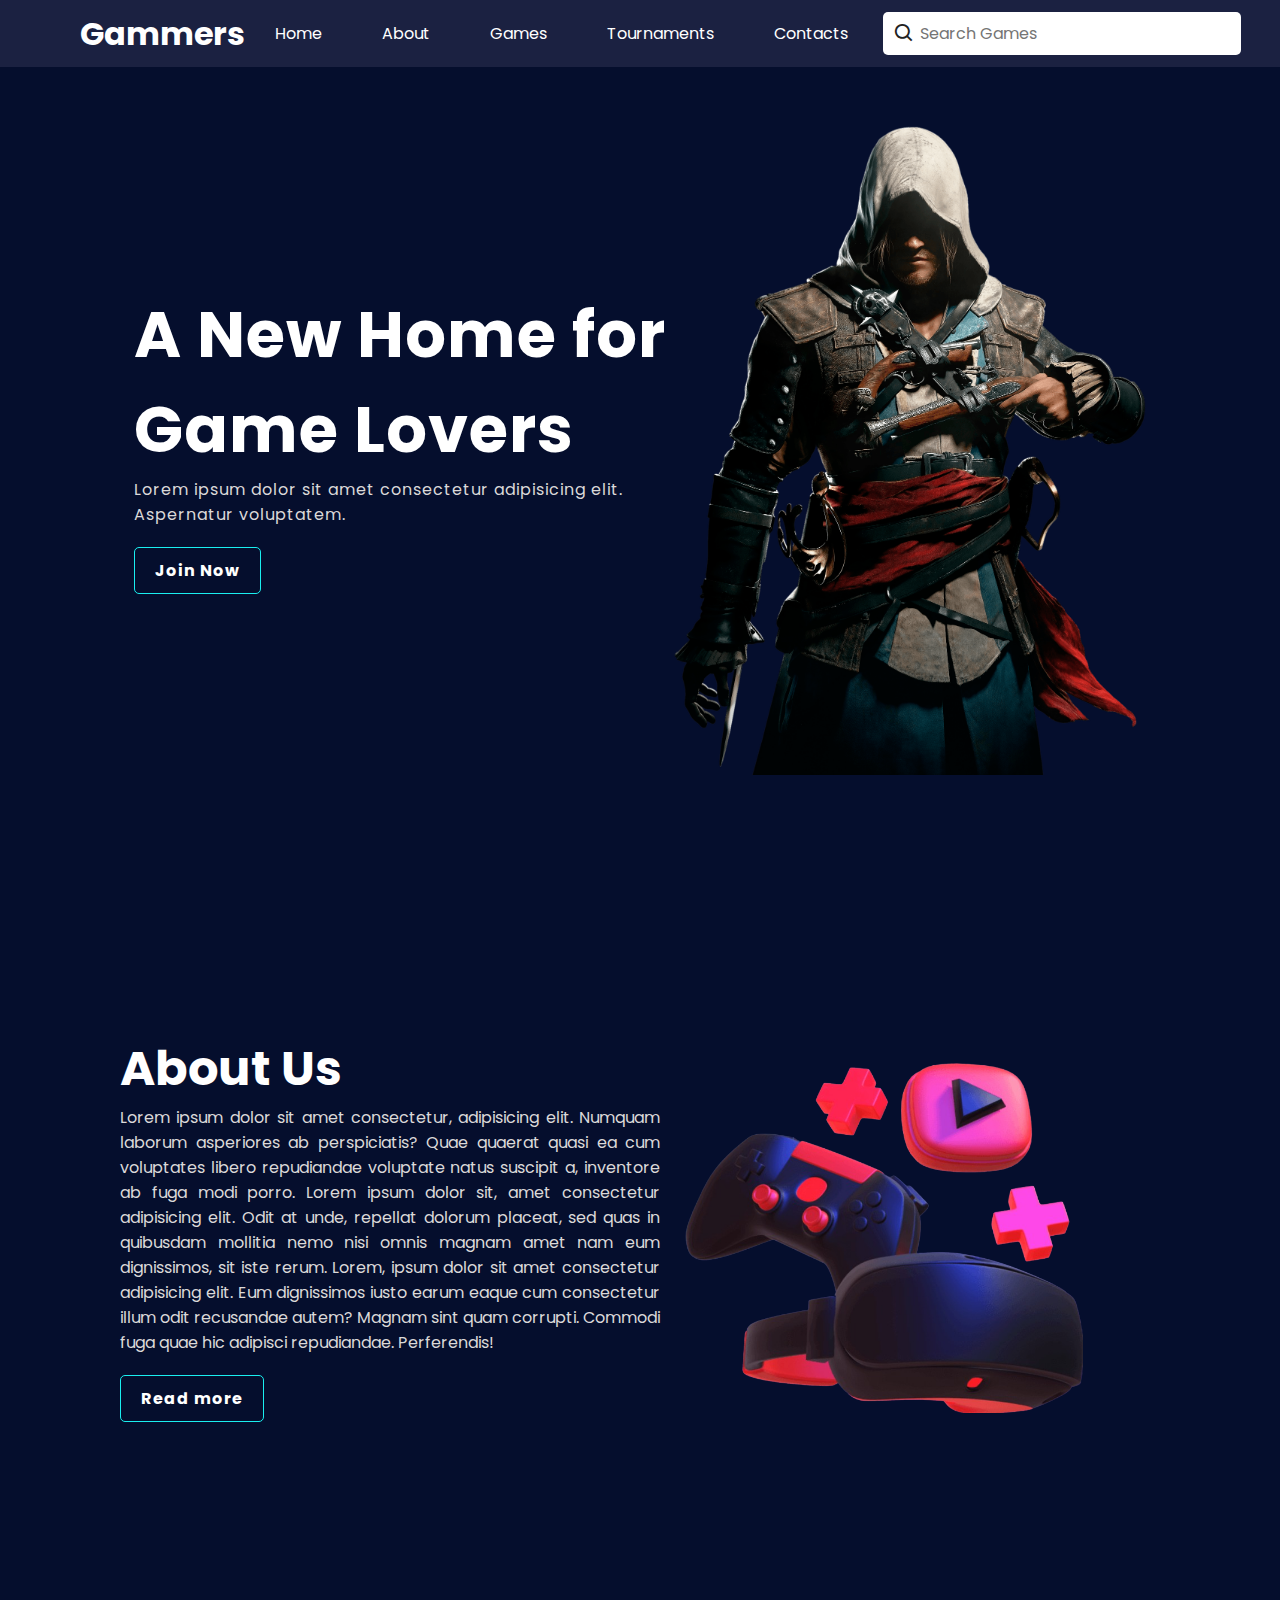
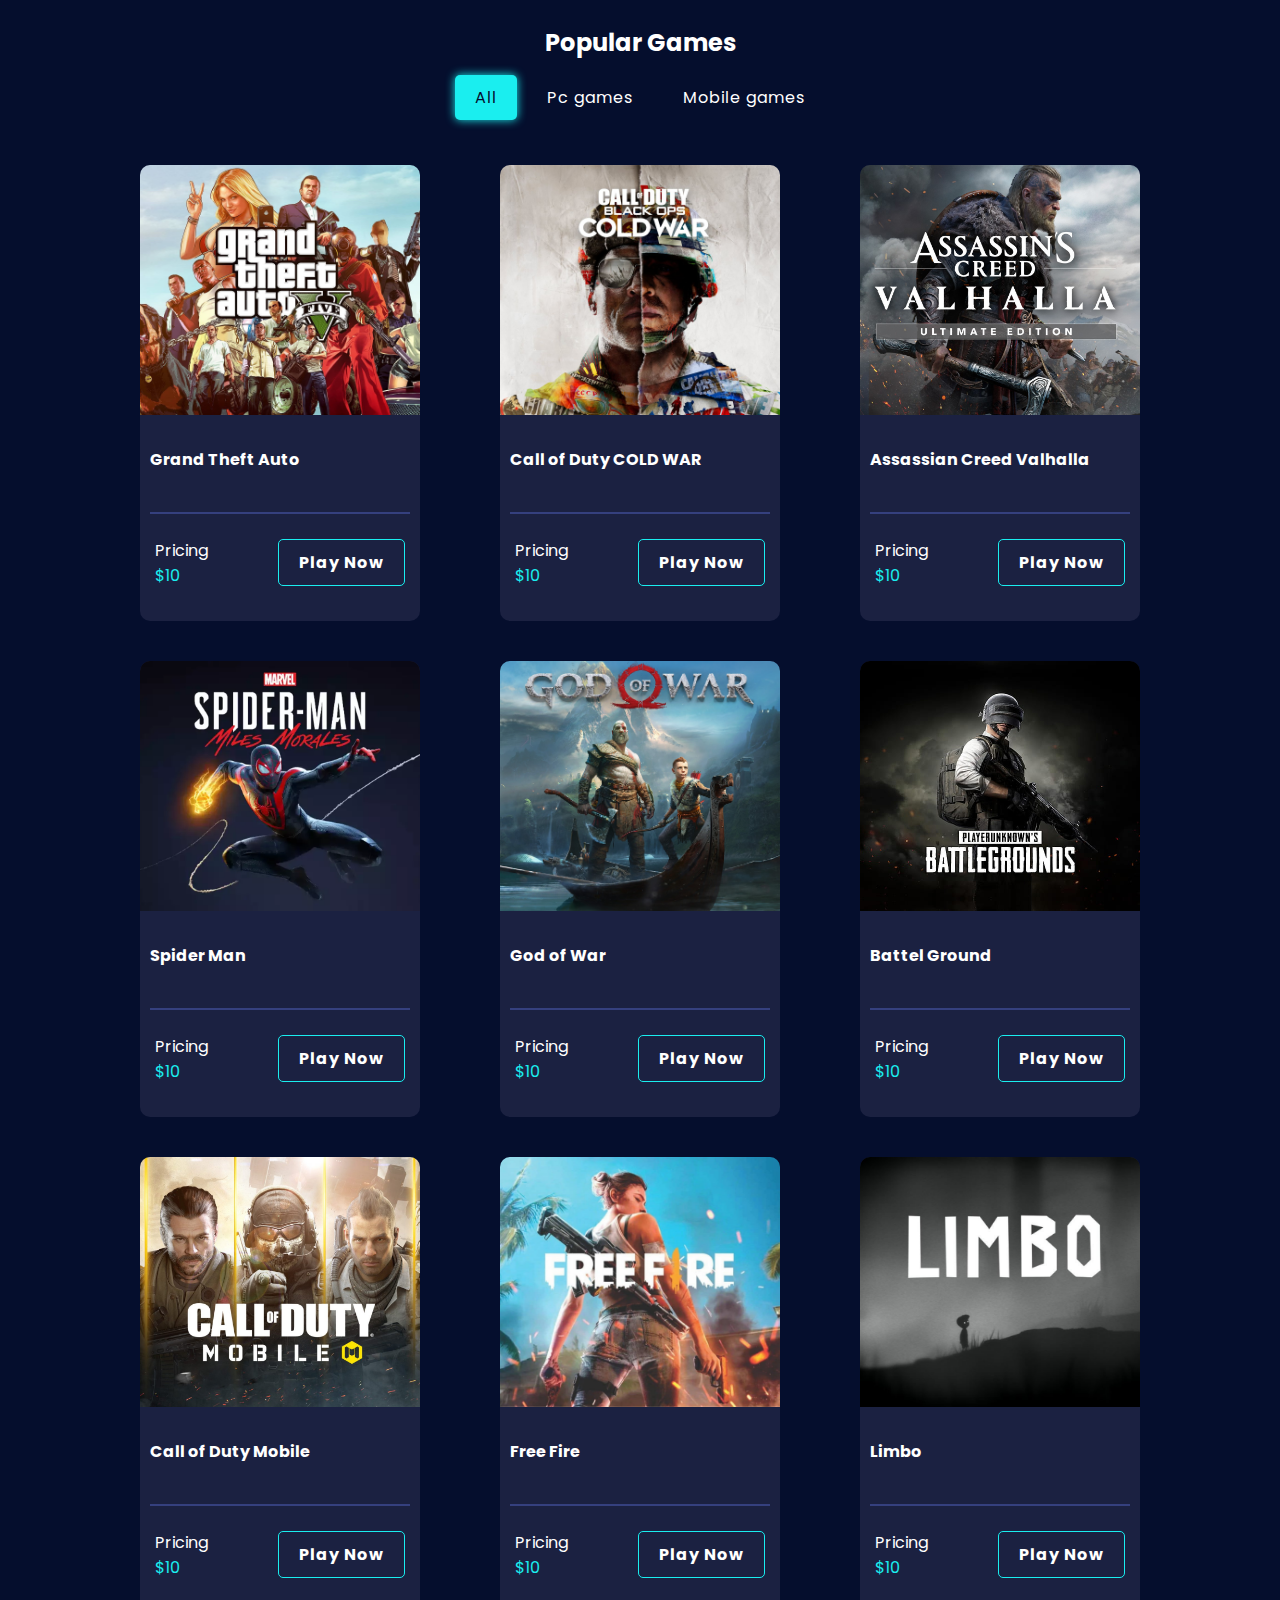
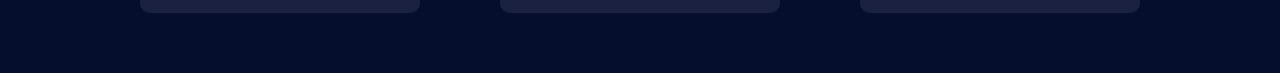
<file: Project/gaming UI/index.html>
<!DOCTYPE html>
<html lang="en">

<head>
    <meta charset="UTF-8">
    <meta name="viewport" content="width=device-width, initial-scale=1.0">
    <title>Document</title>
    <link href='https://unpkg.com/boxicons@2.1.4/css/boxicons.min.css' rel='stylesheet'>
    <link rel="stylesheet" href="game.css">
</head>

<body>
    <header>
        <a href="#" class="logo">Gammers</a>
        <ul class="nav">
            <li><a href="#">Home</a></li>
            <li><a href="#">About</a></li>
            <li><a href="#">Games</a></li>
            <li><a href="#">Tournaments</a></li>
            <li><a href="#">Contacts</a></li>
        </ul>
        <div class="action">
            <div class="searchbx">
                <a href="#"><i class="bx bx-search"></i></a>
                <input type="text" placeholder="Search Games">
            </div>
        </div>
        <div class="togglemenu">

        </div>
    </header>

    <!-- Home Banner -->

    <div class="banner">
        <div class="bg">
            <div class="content">
                <h2>A New Home for <br>Game Lovers</h2>
                <p>Lorem ipsum dolor sit amet consectetur adipisicing elit. Aspernatur voluptatem.</p>
                <a href="#" class="btn">Join Now</a>
            </div>
            <img src="images/assassion.png" alt="" height="650px">
        </div>
    </div>

    <!-- About -->

    <div class="about">
        <div class="contentbx">
            <h2>About Us</h2>
            <p>Lorem ipsum dolor sit amet consectetur, adipisicing elit. Numquam laborum asperiores ab perspiciatis?
                Quae quaerat quasi ea cum voluptates libero repudiandae voluptate natus suscipit a, inventore ab fuga
                modi porro. Lorem ipsum dolor sit, amet consectetur adipisicing elit. Odit at unde, repellat dolorum
                placeat, sed quas in quibusdam mollitia nemo nisi omnis magnam amet nam eum dignissimos, sit iste rerum.
                Lorem, ipsum dolor sit amet consectetur adipisicing elit. Eum dignissimos iusto earum eaque cum
                consectetur illum odit recusandae autem? Magnam sint quam corrupti. Commodi fuga quae hic adipisci
                repudiandae. Perferendis!
            </p>
            <a href="#">Read more</a>
        </div>
        <img src="images/cansole.png" alt="" >
    </div>

    <div class="games">
        <h2>Popular Games</h2>
        <ul>
            <li class="list active">All</li>
            <li class="list">Pc games</li>
            <li class="list">Mobile games</li>
        </ul>
        <div class="cardbx">
            <div class="card" data-item="Pc">
                <img src="images/game1.jpg" alt="">
                <div class="content">
                    <h4>Grand Theft Auto</h4>
                    <div class="progress-line"><span></span></div>
                    <div class="info">
                        <p>Pricing<br><span>$10</span></p>
                        <a href="#">Play Now</a>
                    </div>
                </div>
            </div>
            <div class="card" data-item="Pc">
                <img src="images/game2.jpeg" alt="">
                <div class="content">
                    <h4>Call of Duty COLD WAR</h4>
                    <div class="progress-line"><span></span></div>
                    <div class="info">
                        <p>Pricing<br><span>$10</span></p>
                        <a href="#">Play Now</a>
                    </div>
                </div>
            </div>
            <div class="card" data-item="Pc">
                <img src="images/game3.jpg" alt="">
                <div class="content">
                    <h4>Assassian Creed Valhalla</h4>
                    <div class="progress-line"><span></span></div>
                    <div class="info">
                        <p>Pricing<br><span>$10</span></p>
                        <a href="#">Play Now</a>
                    </div>
                </div>
            </div>
            <div class="card" data-item="Pc">
                <img src="images/game4.webp" alt="">
                <div class="content">
                    <h4>Spider Man</h4>
                    <div class="progress-line"><span></span></div>
                    <div class="info">
                        <p>Pricing<br><span>$10</span></p>
                        <a href="#">Play Now</a>
                    </div>
                </div>
            </div>
            <div class="card" data-item="Pc">
                <img src="images/game5.jpeg" alt="">
                <div class="content">
                    <h4>God of War</h4>
                    <div class="progress-line"><span></span></div>
                    <div class="info">
                        <p>Pricing<br><span>$10</span></p>
                        <a href="#">Play Now</a>
                    </div>
                </div>
            </div>
            <div class="card" data-item="Pc">
                <img src="images/game6.jpg" alt="">
                <div class="content">
                    <h4>Battel Ground</h4>
                    <div class="progress-line"><span></span></div>
                    <div class="info">
                        <p>Pricing<br><span>$10</span></p>
                        <a href="#">Play Now</a>
                    </div>
                </div>
            </div>
            <div class="card" data-item="Pc">
                <img src="images/game7.jpg" alt="">
                <div class="content">
                    <h4>Call of Duty Mobile</h4>
                    <div class="progress-line"><span></span></div>
                    <div class="info">
                        <p>Pricing<br><span>$10</span></p>
                        <a href="#">Play Now</a>
                    </div>
                </div>
            </div>
            <div class="card" data-item="Pc">
                <img src="images/game8.jpg" alt="">
                <div class="content">
                    <h4>Free Fire</h4>
                    <div class="progress-line"><span></span></div>
                    <div class="info">
                        <p>Pricing<br><span>$10</span></p>
                        <a href="#">Play Now</a>
                    </div>
                </div>
            </div>
            <div class="card" data-item="Pc">
                <img src="images/game9.jpg" alt="">
                <div class="content">
                    <h4>Limbo</h4>
                    <div class="progress-line"><span></span></div>
                    <div class="info">
                        <p>Pricing<br><span>$10</span></p>
                        <a href="#">Play Now</a>
                    </div>
                </div>
            </div>
        </div>
    </div>
    <script>
        /* Sticky navbar */
        window.addEventListener('scroll',function(){
            var header = document.querySelector('header');
            header.classList.toggle('sticky',window.scrollY > 0);
        });

        /* Filterable Cards */
        

    </script>
</body>

</html>
</file>
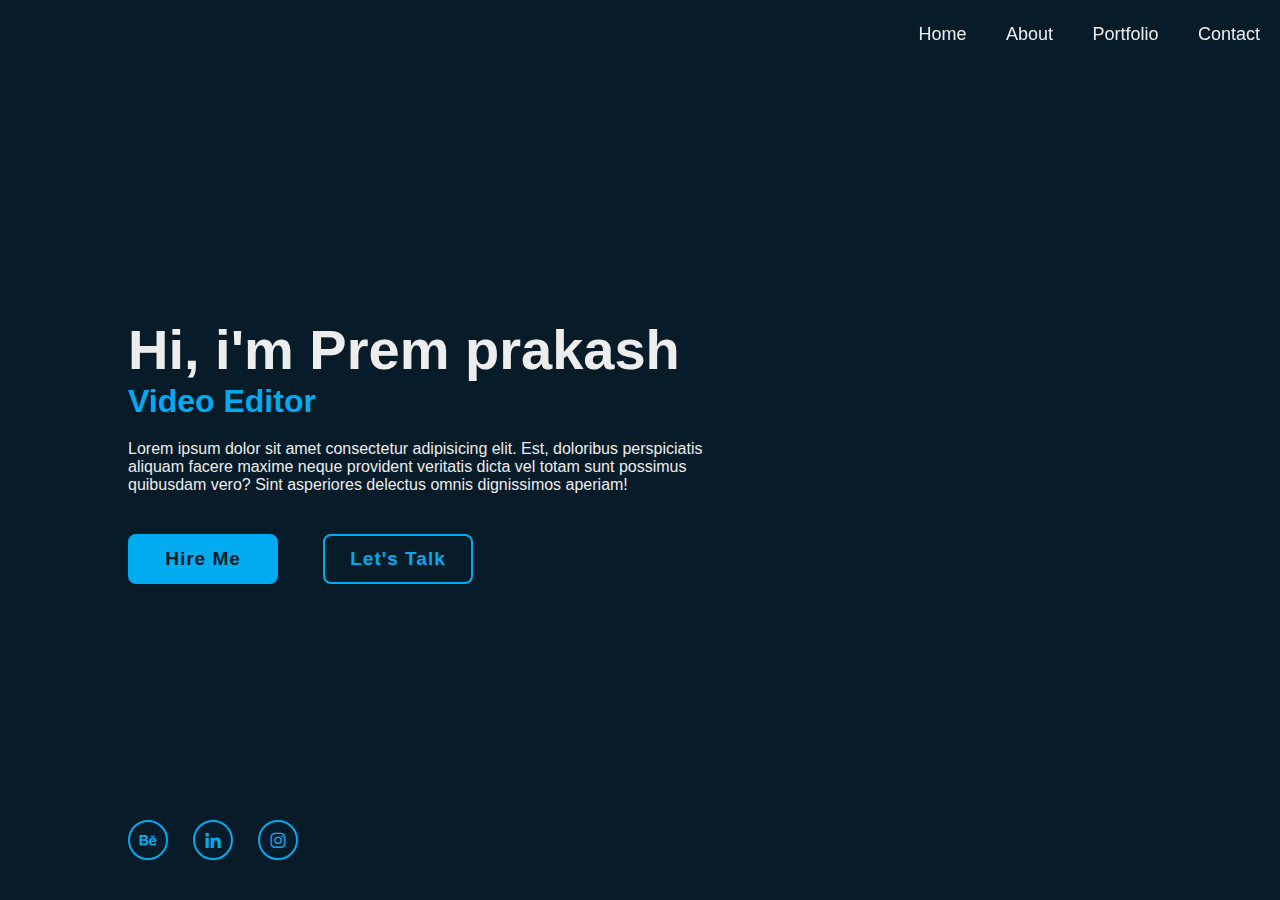
<file: Project/portfolio/index.html>
<!DOCTYPE html>
<html lang="en">

<head>
    <meta charset="UTF-8">
    <meta name="viewport" content="width=device-width, initial-scale=1.0">
    <link rel="stylesheet" href="portfolio.css">
    <title>Document</title>
    <link href='https://unpkg.com/boxicons@2.1.4/css/boxicons.min.css' rel='stylesheet'>
</head>

<body>
    <header class="header">
        <a href="#" class="logo">Prem.</a>

        <nav class="navbar">
            <a href="#" class="active">Home</a>
            <a href="#">About</a>
            <a href="#">Portfolio</a>
            <a href="#">Contact</a>
        </nav>
    </header>
    <section class="home">
        <div class="home-content ">
            <h1>Hi, i'm Prem prakash</h1>
            <h3>Video Editor</h3>
            <p>Lorem ipsum dolor sit amet consectetur adipisicing elit. Est, doloribus perspiciatis aliquam facere
                maxime neque provident veritatis dicta vel totam sunt possimus quibusdam vero? Sint asperiores delectus
                omnis dignissimos aperiam!</p>
            <div class="btn-box">
                <a href="#">Hire Me</a>
                <a href="#">Let's Talk</a>
            </div>
        </div>
        <div class="home-sci">
            <a href="#"><i class='bx bxl-behance' ></i></a>
            <a href="#"><i class='bx bxl-linkedin' ></i></a>
            <a href="#"><i class='bx bxl-instagram' ></i></a>
        </div>

        <span class="home-imgHover">
            
        </span>
    </section>
</body>

</html>
</file>
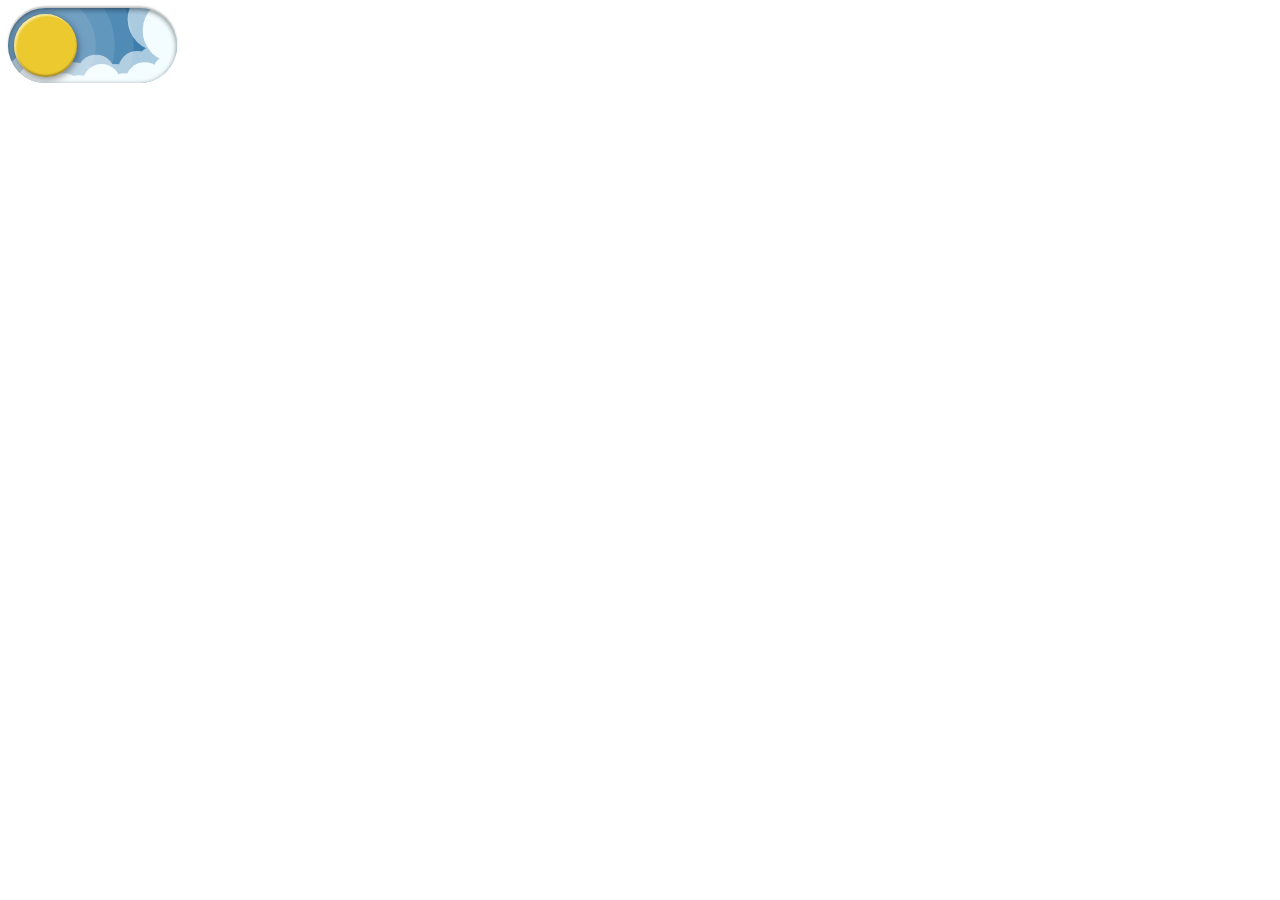
<file: Project/button/button.html>
<!DOCTYPE html>
<html lang="en">
<head>
    <meta charset="UTF-8">
    <meta name="viewport" content="width=device-width, initial-scale=1.0">
    <title>Document</title>
    <link rel="stylesheet" href="button.css">
</head>
<body>
    <label class="theme-switch">
        <input type="checkbox" class="theme-switch__checkbox">
        <div class="theme-switch__container">
          <div class="theme-switch__clouds"></div>
          <div class="theme-switch__stars-container">
            <svg xmlns="http://www.w3.org/2000/svg" viewBox="0 0 144 55" fill="none">
              <path fill-rule="evenodd" clip-rule="evenodd" d="M135.831 3.00688C135.055 3.85027 134.111 4.29946 133 4.35447C134.111 4.40947 135.055 4.85867 135.831 5.71123C136.607 6.55462 136.996 7.56303 136.996 8.72727C136.996 7.95722 137.172 7.25134 137.525 6.59129C137.886 5.93124 138.372 5.39954 138.98 5.00535C139.598 4.60199 140.268 4.39114 141 4.35447C139.88 4.2903 138.936 3.85027 138.16 3.00688C137.384 2.16348 136.996 1.16425 136.996 0C136.996 1.16425 136.607 2.16348 135.831 3.00688ZM31 23.3545C32.1114 23.2995 33.0551 22.8503 33.8313 22.0069C34.6075 21.1635 34.9956 20.1642 34.9956 19C34.9956 20.1642 35.3837 21.1635 36.1599 22.0069C36.9361 22.8503 37.8798 23.2903 39 23.3545C38.2679 23.3911 37.5976 23.602 36.9802 24.0053C36.3716 24.3995 35.8864 24.9312 35.5248 25.5913C35.172 26.2513 34.9956 26.9572 34.9956 27.7273C34.9956 26.563 34.6075 25.5546 33.8313 24.7112C33.0551 23.8587 32.1114 23.4095 31 23.3545ZM0 36.3545C1.11136 36.2995 2.05513 35.8503 2.83131 35.0069C3.6075 34.1635 3.99559 33.1642 3.99559 32C3.99559 33.1642 4.38368 34.1635 5.15987 35.0069C5.93605 35.8503 6.87982 36.2903 8 36.3545C7.26792 36.3911 6.59757 36.602 5.98015 37.0053C5.37155 37.3995 4.88644 37.9312 4.52481 38.5913C4.172 39.2513 3.99559 39.9572 3.99559 40.7273C3.99559 39.563 3.6075 38.5546 2.83131 37.7112C2.05513 36.8587 1.11136 36.4095 0 36.3545ZM56.8313 24.0069C56.0551 24.8503 55.1114 25.2995 54 25.3545C55.1114 25.4095 56.0551 25.8587 56.8313 26.7112C57.6075 27.5546 57.9956 28.563 57.9956 29.7273C57.9956 28.9572 58.172 28.2513 58.5248 27.5913C58.8864 26.9312 59.3716 26.3995 59.9802 26.0053C60.5976 25.602 61.2679 25.3911 62 25.3545C60.8798 25.2903 59.9361 24.8503 59.1599 24.0069C58.3837 23.1635 57.9956 22.1642 57.9956 21C57.9956 22.1642 57.6075 23.1635 56.8313 24.0069ZM81 25.3545C82.1114 25.2995 83.0551 24.8503 83.8313 24.0069C84.6075 23.1635 84.9956 22.1642 84.9956 21C84.9956 22.1642 85.3837 23.1635 86.1599 24.0069C86.9361 24.8503 87.8798 25.2903 89 25.3545C88.2679 25.3911 87.5976 25.602 86.9802 26.0053C86.3716 26.3995 85.8864 26.9312 85.5248 27.5913C85.172 28.2513 84.9956 28.9572 84.9956 29.7273C84.9956 28.563 84.6075 27.5546 83.8313 26.7112C83.0551 25.8587 82.1114 25.4095 81 25.3545ZM136 36.3545C137.111 36.2995 138.055 35.8503 138.831 35.0069C139.607 34.1635 139.996 33.1642 139.996 32C139.996 33.1642 140.384 34.1635 141.16 35.0069C141.936 35.8503 142.88 36.2903 144 36.3545C143.268 36.3911 142.598 36.602 141.98 37.0053C141.372 37.3995 140.886 37.9312 140.525 38.5913C140.172 39.2513 139.996 39.9572 139.996 40.7273C139.996 39.563 139.607 38.5546 138.831 37.7112C138.055 36.8587 137.111 36.4095 136 36.3545ZM101.831 49.0069C101.055 49.8503 100.111 50.2995 99 50.3545C100.111 50.4095 101.055 50.8587 101.831 51.7112C102.607 52.5546 102.996 53.563 102.996 54.7273C102.996 53.9572 103.172 53.2513 103.525 52.5913C103.886 51.9312 104.372 51.3995 104.98 51.0053C105.598 50.602 106.268 50.3911 107 50.3545C105.88 50.2903 104.936 49.8503 104.16 49.0069C103.384 48.1635 102.996 47.1642 102.996 46C102.996 47.1642 102.607 48.1635 101.831 49.0069Z" fill="currentColor"></path>
            </svg>
          </div>
          <div class="theme-switch__circle-container">
            <div class="theme-switch__sun-moon-container">
              <div class="theme-switch__moon">
                <div class="theme-switch__spot"></div>
                <div class="theme-switch__spot"></div>
                <div class="theme-switch__spot"></div>
              </div>
            </div>
          </div>
        </div>
      </label>
</body>
</html>
</file>
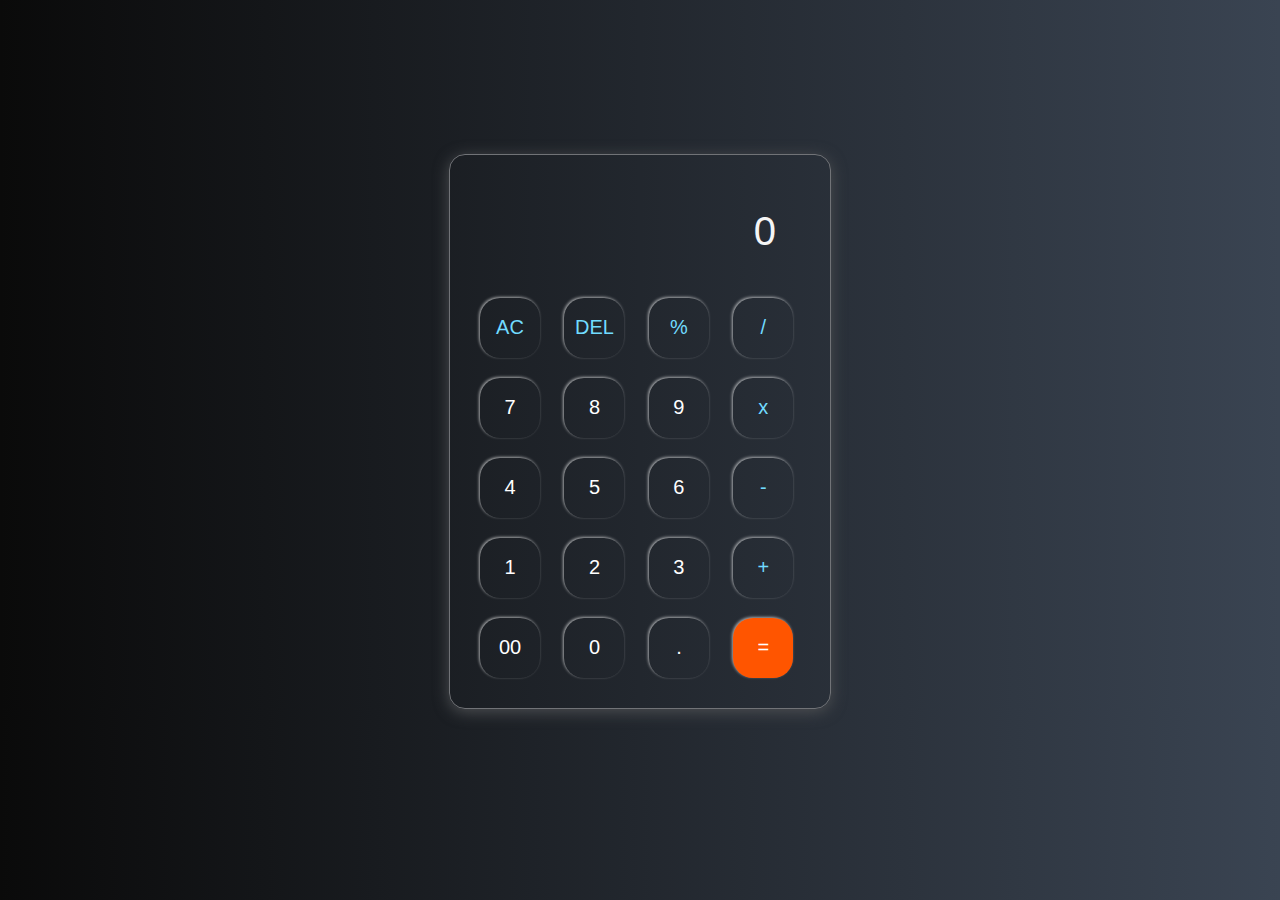
<file: Project/calculator/calculator.html>
<!DOCTYPE html>
<html lang="en">

<head>
    <meta charset="UTF-8">
    <meta name="viewport" content="width=device-width, initial-scale=1.0">
    <link rel="stylesheet" href="calculator.css">
    <title>Document</title>
</head>

<body>
    <div class="calculator">
        <input type="text" placeholder="0" id="inputbox">
        <div onclick="audio.play();">
            <button class="op">AC</button>
            <button class="op">DEL</button>
            <button class="op">%</button>
            <button class="op">/</button>
        </div>
        <div onclick="audio.play();">
            <button>7</button>
            <button>8</button>
            <button>9</button>
            <button class="op">x</button>
        </div>
        <div onclick="audio.play();">
            <button>4</button>
            <button>5</button>
            <button>6</button>
            <button class="op">-</button>
        </div>
        <div onclick="audio.play();">
            <button>1</button>
            <button>2</button>
            <button>3</button>
            <button class="op">+</button>
        </div>
        <div onclick="audio.play();">
            <button>00</button>
            <button>0</button>
            <button>.</button>
            <button class="btn">=</button>
        </div>
    </div>

    <script src="calculator.js"></script>
    <script type="text/javascript">
        const audio = new Audio();
        audio.src = "./click.mp3";
    </script>
</body>

</html>
</file>
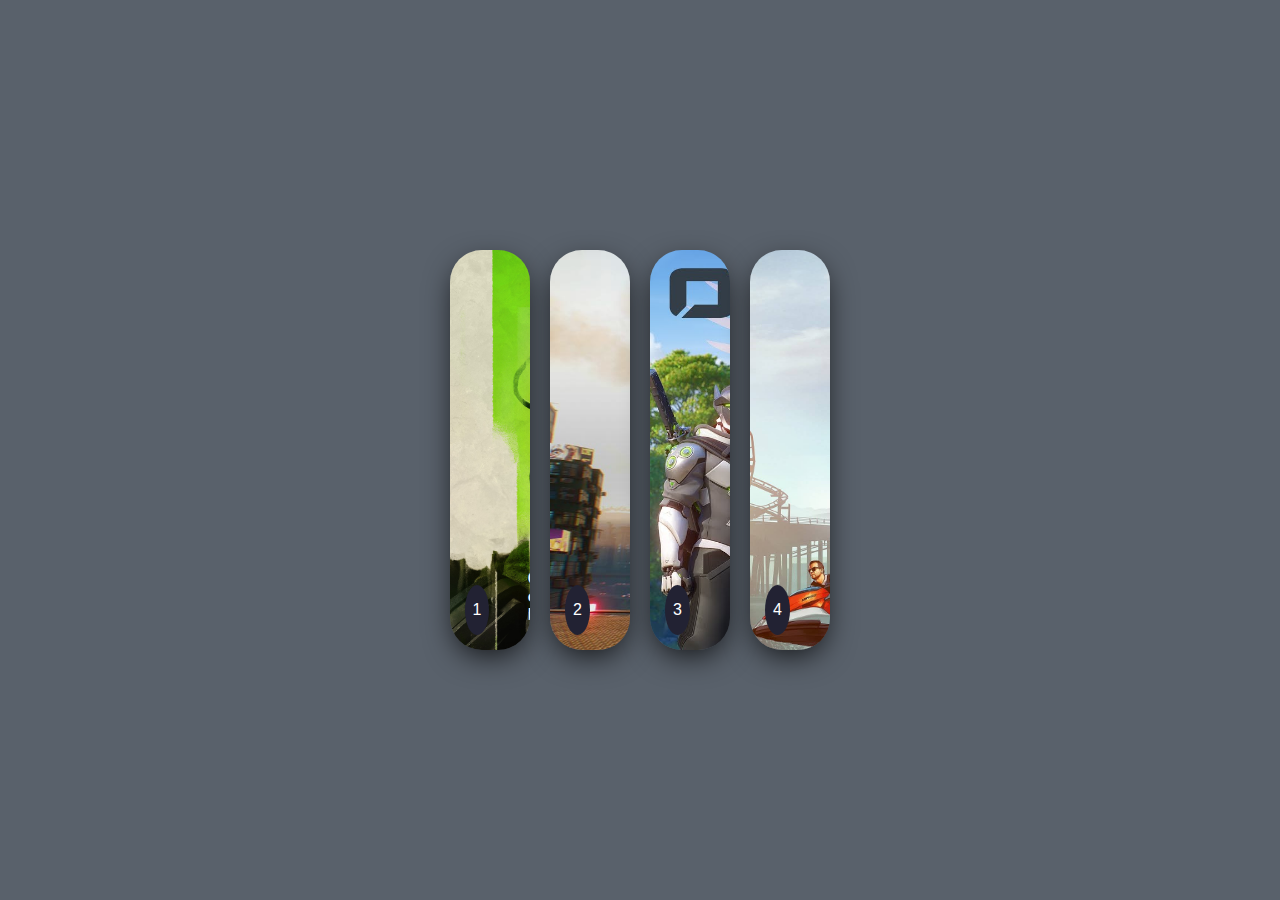
<file: Project/card/card.html>
<!DOCTYPE html>
<html lang="en">
<head>
    <meta charset="UTF-8">
    <meta name="viewport" content="width=device-width, initial-scale=1.0">
    <link rel="stylesheet" href="card.css">
    <title>Document</title>
</head>
<body>
    <div class="wrapper">
        <div class="container">
            <input type="radio" name="slied" id="c1" >
            <label for="c1" class="card">
                <div class="row">
                    <di class="icon">1</di>
                    <div class="description"></div>
                    <h4>Call of Duty</h4>
                    <p>Call of Duty is a shooting game </p>
                </div>
            </label>
            <input type="radio" name="slied" id="c2" >
            <label for="c2" class="card">
                <div class="row">
                    <di class="icon">2</di>
                    <div class="description"></div>
                    <h4>Cyberpunk</h4>
                    <p>Call of Duty is a shooting game </p>
                </div>
            </label>
            <input type="radio" name="slied" id="c3" >
            <label for="c3" class="card">
                <div class="row">
                    <di class="icon">3</di>
                    <div class="description"></div>
                    <h4>Overwatch2</h4>
                    <p>Call of Duty is a shooting game </p>
                </div>
            </label>
            <input type="radio" name="slied" id="c4" >
            <label for="c4" class="card">
                <div class="row">
                    <di class="icon">4</di>
                    <div class="description"></div>
                    <h4>GTA5</h4>
                    <p>Call of Duty is a shooting game </p>
                </div>
            </label>
        </div>
    </div>
</body>
</html>
</file>
<file: Project/gaming UI/game.css>
@import url('https://fonts.googleapis.com/css2?family=Poppins&display=swap');

* {
    margin: 0;
    padding: 0;
    box-sizing: border-box;
    font-family: 'Poppins', sans-serif;
}

body {
    background-color: #050e2d;
}

/* scroll Bar */
::-webkit-scrollbar{
    width: 10px;
}
::-webkit-scrollbar-thumb{
    background: #1aeeef;
    border-radius: 6px;
}
header {
    position: fixed;
    top: 0px;
    left: 0px;
    width: 100%;
    padding: 7px 80px;
    display: flex;
    justify-content: space-between;
    align-items: center;
    background: #1b2141;
    transition: 0.5s;
    z-index: 1000;
}
header.sticky{
    background: #1b2141;
    box-shadow: 0 5px 15px rgba(89, 67, 148, 0.9);
}
header .logo {
    position: relative;
    color: #fff;
    text-decoration: none;
    font-weight: 700;
    font-size: 2em;
}

header .nav {
    display: flex;
    justify-content: center;
    align-items: center;
}

header ul li {
    list-style: none;
    margin: 10px;
}

header ul li a {
    color: #fff;
    text-decoration: none;
    padding: 10px 20px;
    border-radius: 5px;
}

header ul li a:hover {
    background-color: #1aeeef;
    color: #050e2d;
    box-shadow: 0 0 10px #1aeeef;
}

header .action .searchbx {
    padding: 5px;
    margin: 5px;
    display: flex;
    justify-content: center;
    align-items: center;
    background: #fff;
    border-radius: 5px;
}

header .action .searchbx i {
    font-size: 1.4em;
    margin: 5px;
    color: #222;
}

header .action .searchbx input {
    outline: none;
    border: none;
    font-size: 1em;
    color: #222;
}

/* Home Banner */

.banner {
    position: relative;
    width: 100%;
    min-height: 100vh;
    padding: 0px 100px;
    display: flex;
    justify-content: center;
    align-items: center;
}

.banner .bg {
    position: relative;
    width: 100%;
    min-height: 100vh;
    display: flex;
    justify-content: center;
    align-items: center;
}

.banner .bg .content {
    width: 50%;
    height: 100%;
}

.banner .bg .content h2 {
    font-size: 4em;
    color: #fff;
    letter-spacing: 1px;
}

.banner .bg .content p {
    font-size: 1em;
    color: #dbd9d9;
    letter-spacing: 1px;
}

.banner .bg .content a {
    display: inline-block;
    padding: 10px 20px;
    margin: 20px 0;
    border: 1px solid #1aeeef;
    text-decoration: none;
    font-weight: 700;
    border-radius: 5px;
    color: #fff;
    letter-spacing: 1px;
}

.banner .bg .content a:hover {
    background: #1aeeef;
    color: #050e2d;
    box-shadow: 0 0 10px #1aeeef;
}

/* about */

.about {
    position: relative;
    width: 100%;
    min-height: 75vh;
    padding: 0px 100px;
    display: flex;
    justify-content: space-between;
    align-items: center;
}
.about .contentbx{
    width: 50%;
    margin: 20px;
}
.about .contentbx h2{
    font-size: 3em;
    font-weight: 700;
    color: #fff;
}
.about .contentbx p{
    max-width: 600px;
    text-align: justify;
    color: #dbd9d9;

}
.about .contentbx a{
    display: inline-block;
    padding: 10px 20px;
    margin: 20px 0;
    border: 1px solid #1aeeef;
    text-decoration: none;
    font-weight: 700;
    border-radius: 5px;
    color: #fff;
    letter-spacing: 1px;
}

.about .contentbx a:hover {
    background: #1aeeef;
    color: #050e2d;
    box-shadow: 0 0 10px #1aeeef;
}
.about img{
    height: 350px;
    position: relative;
    right: 9%;
}

/* Games */

.games{
    padding: 0px 100px;
    width: 100%;
    min-height: 100vh;
    display: flex;
    justify-content: center;
    align-items: center;
    flex-direction: column;
    margin: 40px auto;
}
.games h2{
    color: #fff;
    margin: 10px 0;
}
.games ul{
    display: flex;
    justify-content: center;
    align-items: center;
    flex-wrap: wrap;
    margin-bottom: 20px;
}
.games ul li{
    list-style: none;
    padding: 10px 20px ;
    border-radius: 5px;
    margin: 5px;
    letter-spacing: 1px;
    cursor: pointer;
    color: #fff;
}
.games ul li.active{
    background: #1aeeef;
    color: #050e2d;
    box-shadow: 0 0 10px #1aeeef;
}
.games .cardbx{
    width: 100%;
    min-height: 100%;
    display: flex;
    flex-wrap: wrap;
    justify-content: center;
    align-items: center;
}
.games .cardbx .card{
    width: 280px;
    border-radius: 10px;
    margin: 20px 40px;
    background: #1b2141;
    overflow: hidden;
}
.games .cardbx .card img{
    width: 100%;
    height: 250px;
    object-fit: cover;
}
.games .cardbx .card .content{
    padding: 10px;
}
.games .cardbx .card .content h4{
    color: #fff;
    margin: 15px 0;
}
.games .cardbx .card .progress-line{
    position: relative;
    height: 10px;
    width: 100%;
    background: #35407e;
    margin-bottom: 15px;
    border-radius: 10px;
    transform: scaleX(0);
    transform-origin: left;
    animation: animate 1s cubic-bezier(1,0,0.5,1) forwards;
}
.games .cardbx .card .progress-line span{
    position: absolute;
    height: 100%;
    width: 80%;
    border-radius: 10px;
    background: #1aeeef;
    box-shadow: 0 0 10px #1aeeef;
    transform: scaleX(1);
    transform-origin: left;
    animation: animate 1s cubic-bezier(1,0,0.5,1) forwards;
}
@keyframes animate{
    100%{
        transform: scaleX(1);
    }
}
.games .cardbx .card .info{
    border-top: 2px solid #35407e;
    padding: 5px;
    display: flex;
    justify-content: space-between;
    align-items: center;
}
.games .cardbx .card .info p{
    font-size: 1em;
    color: #fff;

}
.games .cardbx .card .info p span{
    color: #1aeeef;
}
.games .cardbx .card .info a{
    display: inline-block;
    padding: 10px 20px;
    margin: 20px 0;
    border: 1px solid #1aeeef;
    text-decoration: none;
    font-weight: 700;
    border-radius: 5px;
    color: #fff;
    letter-spacing: 1px;
}

.games .cardbx .card .info a:hover {
    background: #1aeeef;
    color: #050e2d;
    box-shadow: 0 0 10px #1aeeef;
}
</file>
<file: Project/portfolio/portfolio.css>
* {
    margin: 0;
    box-sizing: border-box;
    padding: 0;
    font-family: 'Poppins', sans-serif;
}

body {
    color: #ededed;
    background: #081b29;
}

.header {
    position: fixed;
    top: 0;
    left: 0;
    width: 100%;
    padding: 20px;
    background: transparent;
    display: flex;
    justify-content: space-between;
    align-items: center;
    z-index: 100;
}

.logo {
    position: relative;
    font-size: 25px;
    color: #ededed;
    text-decoration: none;
    font-weight: 600;
}

.logo::before{
    content: '';
    position: absolute;
    top: 0;
    right: 0;
    width: 100%;
    height: 100%;
    background: #081b29;
    animation: showRight 1s ease forwards;
    animation-delay: .4s;
}

.navbar a {
    font-size: 18px;
    color: #ededed;
    text-decoration: none;
    font-weight: 500;
    margin-left: 35px;
    transition: .3s;
}

.navbar a:hover,
.navbar a:active {
    color: #00abf0;
}

.home {
    height: 100vh;
    /* background: url('./portfolio.jpg') no-repeat;
    background-size: cover;
    background-position: center; */
    display: flex;
    align-items: center;
    padding: 0 10%;
}

.home-content {
    max-width: 600px;
}

.home-content h1 {
    font-size: 56px;
    font-weight: 700;
    line-height: 1.2;
}

.home-content h3 {
    font-size: 32px;
    font-weight: 700;
    color: #00abf0;
}

.home-content p {
    font-size: 16px;
    margin: 20px 0 40px;
}

.home-content .btn-box {
    display: flex;
    justify-content: space-between;
    width: 345px;
    height: 50px;
}

.btn-box a {
    position: relative;
    display: inline-flex;
    justify-content: center;
    align-items: center;
    width: 150px;
    height: 100%;
    background:#00abf0;
    border: 2px solid #00abf0;
    border-radius: 8px;
    font-size: 19px;
    color: #081b29;
    text-decoration: none;
    font-weight: 600;
    letter-spacing: 1px;
    z-index: 1;
    overflow: hidden;
}

.btn-box a:hover{
    color: #00abf0;
}

.btn-box a:nth-child(2){
    background: transparent;
    color: #00abf0;
}

.btn-box a:nth-child(2):hover{
    color: #081b29;
}

.btn-box a:nth-child(2)::before{
    background: #00abf0;
}

.btn-box a::before{
    content: '';
    position: absolute;
    top: 0;
    left: 0;
    width: 0;
    height: 100%;
    background: #081b29;
    z-index: -1;
    transition: .5s;
}

.btn-box a:hover::before{
    width: 100%;
}

.home-sci{
    position: absolute;
    bottom: 40px;
    width: 170px;
    display: flex;
    justify-content: space-between;
}

.home-sci a{
    position: relative;
    display: inline-flex;
    justify-content: center;
    align-items: center;
    width: 40px;
    height: 40px;
    background: transparent;
    border: 2px solid #00abf0;
    border-radius: 50%;
    font-size: 20px;
    color:#00abf0;
    text-decoration: none;
    z-index: 1;
    overflow: hidden;
    transition: .5s;
}

.home-sci a:hover{
        color: #081b29;
}

.home-sci a::before{
    content: '';
    position: absolute;
    top: 0;
    left: 0;
    width: 0;
    height: 100%;
    background: #00abf0;
    z-index: -1;
    transition: .5s;
}

.home-sci a:hover::before{
    width: 100%;
}

.home-imgHover{
    position: absolute;
    top: 0;
    right: 30px;
    width: 500px;
    height: 100%;
    background: transparent;
    transition: 3s;
}

.home-imgHover:hover{
    background: #081b29;
    opacity: .8;
}

/* KEYFRAME ANIMATION */
@keyframes showRight{
    100% {
        width: 0;
    }
}
</file>
<file: Project/button/button.css>
.theme-switch {
    --toggle-size: 30px;
    /* the size is adjusted using font-size,
       this is not transform scale,
       so you can choose any size */
    --container-width: 5.625em;
    --container-height: 2.5em;
    --container-radius: 6.25em;
    /* radius 0 - minecraft mode :) */
    --container-light-bg: #3D7EAE;
    --container-night-bg: #1D1F2C;
    --circle-container-diameter: 3.375em;
    --sun-moon-diameter: 2.125em;
    --sun-bg: #ECCA2F;
    --moon-bg: #C4C9D1;
    --spot-color: #959DB1;
    --circle-container-offset: calc((var(--circle-container-diameter) - var(--container-height)) / 2 * -1);
    --stars-color: #fff;
    --clouds-color: #F3FDFF;
    --back-clouds-color: #AACADF;
    --transition: .5s cubic-bezier(0, -0.02, 0.4, 1.25);
    --circle-transition: .3s cubic-bezier(0, -0.02, 0.35, 1.17);
}

.theme-switch,
.theme-switch *,
.theme-switch *::before,
.theme-switch *::after {
    -webkit-box-sizing: border-box;
    box-sizing: border-box;
    margin: 0;
    padding: 0;
    font-size: var(--toggle-size);
}

.theme-switch__container {
    width: var(--container-width);
    height: var(--container-height);
    background-color: var(--container-light-bg);
    border-radius: var(--container-radius);
    overflow: hidden;
    cursor: pointer;
    -webkit-box-shadow: 0em -0.062em 0.062em rgba(0, 0, 0, 0.25), 0em 0.062em 0.125em rgba(255, 255, 255, 0.94);
    box-shadow: 0em -0.062em 0.062em rgba(0, 0, 0, 0.25), 0em 0.062em 0.125em rgba(255, 255, 255, 0.94);
    -webkit-transition: var(--transition);
    -o-transition: var(--transition);
    transition: var(--transition);
    position: relative;
}

.theme-switch__container::before {
    content: "";
    position: absolute;
    z-index: 1;
    inset: 0;
    -webkit-box-shadow: 0em 0.05em 0.187em rgba(0, 0, 0, 0.25) inset, 0em 0.05em 0.187em rgba(0, 0, 0, 0.25) inset;
    box-shadow: 0em 0.05em 0.187em rgba(0, 0, 0, 0.25) inset, 0em 0.05em 0.187em rgba(0, 0, 0, 0.25) inset;
    border-radius: var(--container-radius)
}

.theme-switch__checkbox {
    display: none;
}

.theme-switch__circle-container {
    width: var(--circle-container-diameter);
    height: var(--circle-container-diameter);
    background-color: rgba(255, 255, 255, 0.1);
    position: absolute;
    left: var(--circle-container-offset);
    top: var(--circle-container-offset);
    border-radius: var(--container-radius);
    -webkit-box-shadow: inset 0 0 0 3.375em rgba(255, 255, 255, 0.1), inset 0 0 0 3.375em rgba(255, 255, 255, 0.1), 0 0 0 0.625em rgba(255, 255, 255, 0.1), 0 0 0 1.25em rgba(255, 255, 255, 0.1);
    box-shadow: inset 0 0 0 3.375em rgba(255, 255, 255, 0.1), inset 0 0 0 3.375em rgba(255, 255, 255, 0.1), 0 0 0 0.625em rgba(255, 255, 255, 0.1), 0 0 0 1.25em rgba(255, 255, 255, 0.1);
    display: -webkit-box;
    display: -ms-flexbox;
    display: flex;
    -webkit-transition: var(--circle-transition);
    -o-transition: var(--circle-transition);
    transition: var(--circle-transition);
    pointer-events: none;
}

.theme-switch__sun-moon-container {
    pointer-events: auto;
    position: relative;
    z-index: 2;
    width: var(--sun-moon-diameter);
    height: var(--sun-moon-diameter);
    margin: auto;
    border-radius: var(--container-radius);
    background-color: var(--sun-bg);
    -webkit-box-shadow: 0.062em 0.062em 0.062em 0em rgba(254, 255, 239, 0.61) inset, 0em -0.062em 0.062em 0em #a1872a inset;
    box-shadow: 0.062em 0.062em 0.062em 0em rgba(254, 255, 239, 0.61) inset, 0em -0.062em 0.062em 0em #a1872a inset;
    -webkit-filter: drop-shadow(0.062em 0.125em 0.125em rgba(0, 0, 0, 0.25)) drop-shadow(0em 0.062em 0.125em rgba(0, 0, 0, 0.25));
    filter: drop-shadow(0.062em 0.125em 0.125em rgba(0, 0, 0, 0.25)) drop-shadow(0em 0.062em 0.125em rgba(0, 0, 0, 0.25));
    overflow: hidden;
    -webkit-transition: var(--transition);
    -o-transition: var(--transition);
    transition: var(--transition);
}

.theme-switch__moon {
    -webkit-transform: translateX(100%);
    -ms-transform: translateX(100%);
    transform: translateX(100%);
    width: 100%;
    height: 100%;
    background-color: var(--moon-bg);
    border-radius: inherit;
    -webkit-box-shadow: 0.062em 0.062em 0.062em 0em rgba(254, 255, 239, 0.61) inset, 0em -0.062em 0.062em 0em #969696 inset;
    box-shadow: 0.062em 0.062em 0.062em 0em rgba(254, 255, 239, 0.61) inset, 0em -0.062em 0.062em 0em #969696 inset;
    -webkit-transition: var(--transition);
    -o-transition: var(--transition);
    transition: var(--transition);
    position: relative;
}

.theme-switch__spot {
    position: absolute;
    top: 0.75em;
    left: 0.312em;
    width: 0.75em;
    height: 0.75em;
    border-radius: var(--container-radius);
    background-color: var(--spot-color);
    -webkit-box-shadow: 0em 0.0312em 0.062em rgba(0, 0, 0, 0.25) inset;
    box-shadow: 0em 0.0312em 0.062em rgba(0, 0, 0, 0.25) inset;
}

.theme-switch__spot:nth-of-type(2) {
    width: 0.375em;
    height: 0.375em;
    top: 0.937em;
    left: 1.375em;
}

.theme-switch__spot:nth-last-of-type(3) {
    width: 0.25em;
    height: 0.25em;
    top: 0.312em;
    left: 0.812em;
}

.theme-switch__clouds {
    width: 1.25em;
    height: 1.25em;
    background-color: var(--clouds-color);
    border-radius: var(--container-radius);
    position: absolute;
    bottom: -0.625em;
    left: 0.312em;
    -webkit-box-shadow: 0.937em 0.312em var(--clouds-color), -0.312em -0.312em var(--back-clouds-color), 1.437em 0.375em var(--clouds-color), 0.5em -0.125em var(--back-clouds-color), 2.187em 0 var(--clouds-color), 1.25em -0.062em var(--back-clouds-color), 2.937em 0.312em var(--clouds-color), 2em -0.312em var(--back-clouds-color), 3.625em -0.062em var(--clouds-color), 2.625em 0em var(--back-clouds-color), 4.5em -0.312em var(--clouds-color), 3.375em -0.437em var(--back-clouds-color), 4.625em -1.75em 0 0.437em var(--clouds-color), 4em -0.625em var(--back-clouds-color), 4.125em -2.125em 0 0.437em var(--back-clouds-color);
    box-shadow: 0.937em 0.312em var(--clouds-color), -0.312em -0.312em var(--back-clouds-color), 1.437em 0.375em var(--clouds-color), 0.5em -0.125em var(--back-clouds-color), 2.187em 0 var(--clouds-color), 1.25em -0.062em var(--back-clouds-color), 2.937em 0.312em var(--clouds-color), 2em -0.312em var(--back-clouds-color), 3.625em -0.062em var(--clouds-color), 2.625em 0em var(--back-clouds-color), 4.5em -0.312em var(--clouds-color), 3.375em -0.437em var(--back-clouds-color), 4.625em -1.75em 0 0.437em var(--clouds-color), 4em -0.625em var(--back-clouds-color), 4.125em -2.125em 0 0.437em var(--back-clouds-color);
    -webkit-transition: 0.5s cubic-bezier(0, -0.02, 0.4, 1.25);
    -o-transition: 0.5s cubic-bezier(0, -0.02, 0.4, 1.25);
    transition: 0.5s cubic-bezier(0, -0.02, 0.4, 1.25);
}

.theme-switch__stars-container {
    position: absolute;
    color: var(--stars-color);
    top: -100%;
    left: 0.312em;
    width: 2.75em;
    height: auto;
    -webkit-transition: var(--transition);
    -o-transition: var(--transition);
    transition: var(--transition);
}

/* actions */

.theme-switch__checkbox:checked+.theme-switch__container {
    background-color: var(--container-night-bg);
}

.theme-switch__checkbox:checked+.theme-switch__container .theme-switch__circle-container {
    left: calc(100% - var(--circle-container-offset) - var(--circle-container-diameter));
}

.theme-switch__checkbox:checked+.theme-switch__container .theme-switch__circle-container:hover {
    left: calc(100% - var(--circle-container-offset) - var(--circle-container-diameter) - 0.187em)
}

.theme-switch__circle-container:hover {
    left: calc(var(--circle-container-offset) + 0.187em);
}

.theme-switch__checkbox:checked+.theme-switch__container .theme-switch__moon {
    -webkit-transform: translate(0);
    -ms-transform: translate(0);
    transform: translate(0);
}

.theme-switch__checkbox:checked+.theme-switch__container .theme-switch__clouds {
    bottom: -4.062em;
}

.theme-switch__checkbox:checked+.theme-switch__container .theme-switch__stars-container {
    top: 50%;
    -webkit-transform: translateY(-50%);
    -ms-transform: translateY(-50%);
    transform: translateY(-50%);
}
</file>
<file: Project/calculator/calculator.css>
*{

    margin: 0;
    padding: 0;
    box-sizing: border-box;
    font-family: 'Franklin Gothic Medium', 'Arial Narrow', Arial, sans-serif;
}

body{
    width: 100%;
    height: 100%;
    justify-content: center;
    display: flex;
    align-items: center;
    background: linear-gradient(90deg , #0a0a0a, #3a4452) ;
}

.calculator{
    margin-top: 12%;
    border: 1px solid #717377;
    padding: 20px;
    border-radius: 16px;
    background: transparent;
    box-shadow: 0px 3px 15px #4d4f52;
}

input{
    width: 320px;
    border: none;
    padding: 24px;
    margin: 10px;
    background: transparent;
    box-shadow: 0px 3px 15px rgbs(84, 84, 84, 0.1);
    font-size: 40px;
    text-align: right;
    cursor: pointer;
    color: white;
}

input::placeholder{
    color: whitesmoke;
}

button{
    border: none;
    width: 60px;
    height: 60px;
    margin: 10px;
    border-radius: 20px;
    background: transparent;
    color: white;
    font-size: 20px;
    box-shadow: -1px -1px 3px  rgba(255, 255, 255, 0.6);
    cursor: pointer;
}

button:hover{
    background-color: rgba(0, 0, 0, 0.354);
}

.btn{
    background-color: rgb(255, 85, 0);
}

.btn:hover{
    background-color: rgb(255, 135, 60);
}

.op{
    color: rgb(113, 219, 255);
}

.op:hover{
    color:rgb(35, 145, 255) ;
}
</file>
<file: Project/card/card.css>
*{
    box-sizing: border-box;
    margin: 0;
    padding: 0;
    font-family: Arial, Helvetica, sans-serif;
}

body{
    background-color: #59616b;
}

.wrapper{
    width: 100%;
    height: 100vh;
    display: flex;
    align-items: center;
    justify-content: center;
}

.container{
    height: 400px;
    display: flex;
    flex-wrap: nowrap;
    justify-content: start;
}

.card{
    width: 80px;
    border-radius: .75rem;
    background-size: cover;
    cursor: pointer;
    overflow: hidden;
    border-radius: 2rem;
    margin: 0 10px;
    display: flex;
    align-items: flex-end;
    transition: 1.2s cubic-bezier(.28, -0.03, 0, .99);
    box-shadow: 0px 10px 30px -5px rgba(0,0,0,0.8);
}

.card > .row {
    color: white;
    display: flex;
    flex-wrap: nowrap;
}

.card > .row > .icon {
    background: #223;
    color: white;
    border-radius: 50%;
    width: 50px;
    display: flex;
    justify-content: center;
    align-items: center;
    margin: 15px;
}

.card > .row > .description {
    display: flex;
    justify-content: center;
    flex-direction: column;
    overflow: hidden;
    height: 80px;
    width: 50px;
    opacity: 0;
    transform: translateY(30px);
    transition-delay: .3s;
    transition: all .3s ease;
}

.description p {
    columns: #b0b0ba;
    padding-top: 5px;
}

.description h4 {
    text-transform: uppercase;
}

input{
    display: none;
}

input:checked + label {
    width: 800px;
}

input:checked + label .description{
    opacity: 1 !important;
    transform: translateY(0) !important;
}

.card[for="c1"] {
    background-image: url('./MWII-RELEASE-TOUT.jpg');    
}
.card[for="c2"] {
    background-image: url('./cyberpunk.jpg');
}
.card[for="c3"] {
    background-image: url('./maxresdefault.jpg');
}
.card[for="c4"] {
    background-image: url('./gta-5-landscape-art-2a58lbxzfpa0xjg7.jpg');
}
</file>
